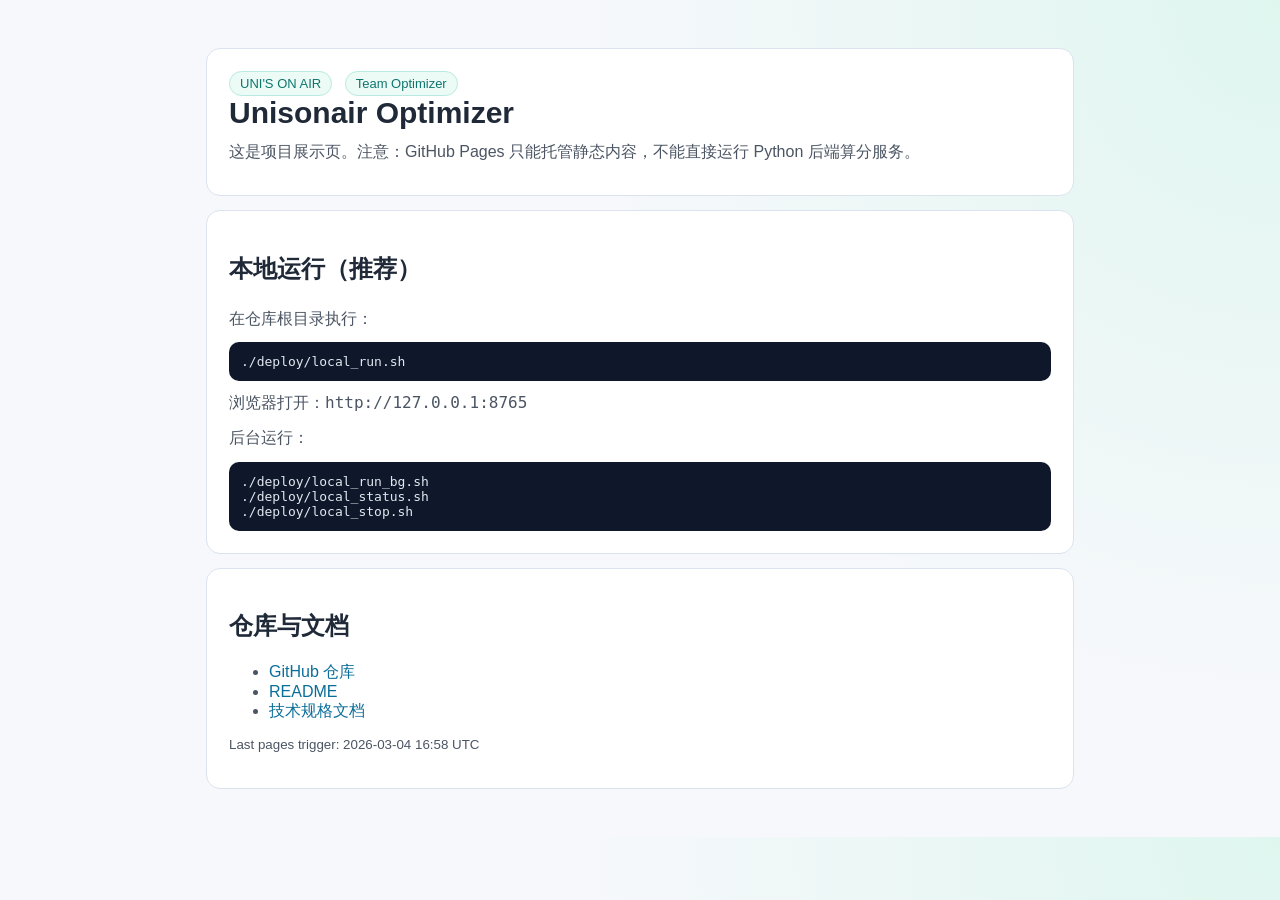
<file: docs/site/index.html>
<!doctype html>
<html lang="zh-CN">
  <head>
    <meta charset="utf-8" />
    <meta name="viewport" content="width=device-width, initial-scale=1" />
    <title>Unisonair Optimizer</title>
    <style>
      :root {
        --bg: #f6f8fb;
        --card: #ffffff;
        --text: #1f2937;
        --sub: #4b5563;
        --accent: #0f766e;
        --border: #dbe3ef;
      }
      * { box-sizing: border-box; }
      body {
        margin: 0;
        font-family: "PingFang SC", "Noto Sans SC", "Segoe UI", sans-serif;
        background: radial-gradient(circle at top right, #dff6ef 0, var(--bg) 45%);
        color: var(--text);
      }
      .wrap {
        max-width: 900px;
        margin: 48px auto;
        padding: 0 16px;
      }
      .card {
        background: var(--card);
        border: 1px solid var(--border);
        border-radius: 14px;
        padding: 22px;
        margin-bottom: 14px;
      }
      h1 { margin: 0 0 8px; font-size: 30px; }
      p { margin: 8px 0; color: var(--sub); line-height: 1.7; }
      .tag {
        display: inline-block;
        border: 1px solid #b8eadf;
        background: #edfbf7;
        color: var(--accent);
        border-radius: 999px;
        padding: 4px 10px;
        font-size: 13px;
        margin-right: 8px;
      }
      pre {
        margin: 10px 0 0;
        padding: 12px;
        border-radius: 10px;
        background: #0f172a;
        color: #e2e8f0;
        overflow-x: auto;
        font-size: 13px;
      }
      a { color: #0b6e99; text-decoration: none; }
      a:hover { text-decoration: underline; }
      ul { margin: 8px 0; color: var(--sub); }
      code { font-family: ui-monospace, SFMono-Regular, Menlo, monospace; }
    </style>
  </head>
  <body>
    <main class="wrap">
      <section class="card">
        <span class="tag">UNI'S ON AIR</span>
        <span class="tag">Team Optimizer</span>
        <h1>Unisonair Optimizer</h1>
        <p>
          这是项目展示页。注意：GitHub Pages 只能托管静态内容，不能直接运行 Python 后端算分服务。
        </p>
      </section>

      <section class="card">
        <h2>本地运行（推荐）</h2>
        <p>在仓库根目录执行：</p>
        <pre><code>./deploy/local_run.sh</code></pre>
        <p>浏览器打开：<code>http://127.0.0.1:8765</code></p>
        <p>后台运行：</p>
        <pre><code>./deploy/local_run_bg.sh
./deploy/local_status.sh
./deploy/local_stop.sh</code></pre>
      </section>

      <section class="card">
        <h2>仓库与文档</h2>
        <ul>
          <li><a href="https://github.com/konnagi0707/Unisonair-optimizer">GitHub 仓库</a></li>
          <li><a href="https://github.com/konnagi0707/Unisonair-optimizer/blob/main/README.md">README</a></li>
          <li><a href="https://github.com/konnagi0707/Unisonair-optimizer/blob/main/docs/spec_coding_uoa_scoring_app.md">技术规格文档</a></li>
        </ul>
        <p><small>Last pages trigger: 2026-03-04 16:58 UTC</small></p>
      </section>
    </main>
  </body>
</html>
</file>
